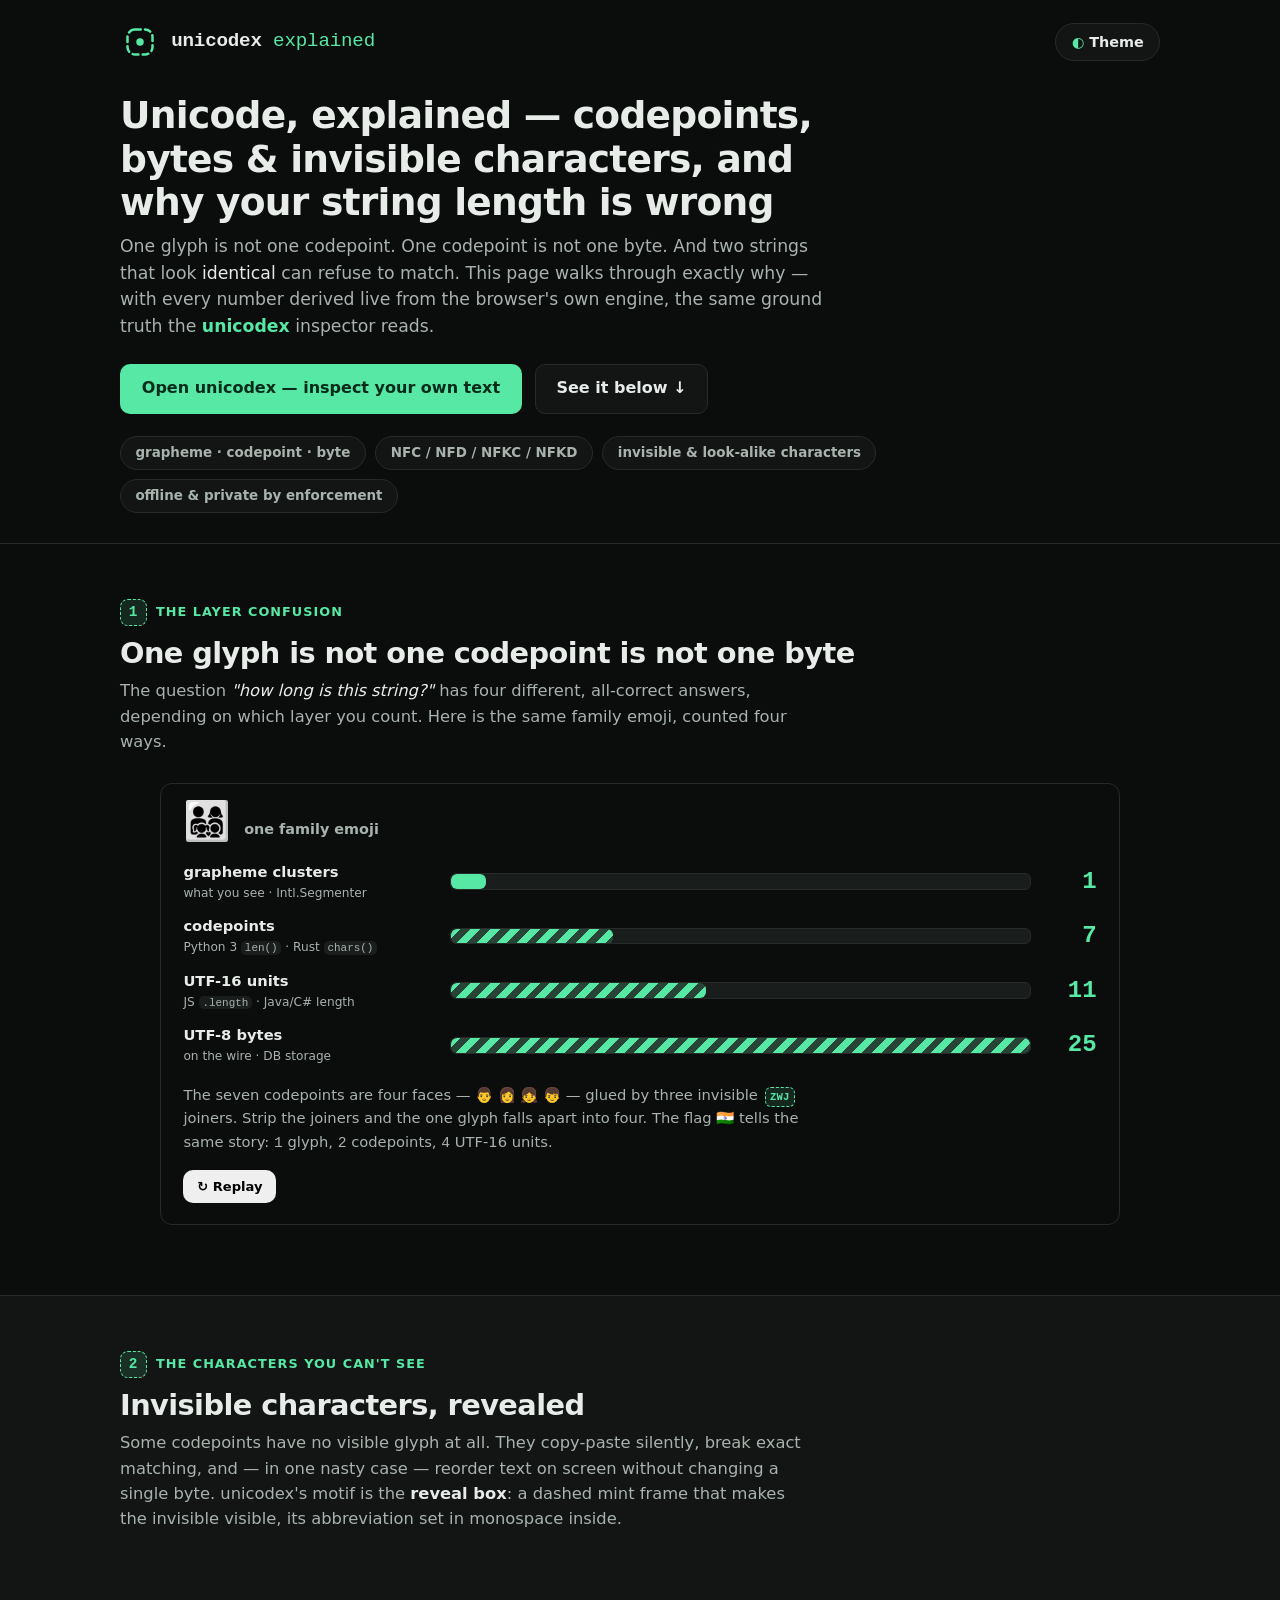
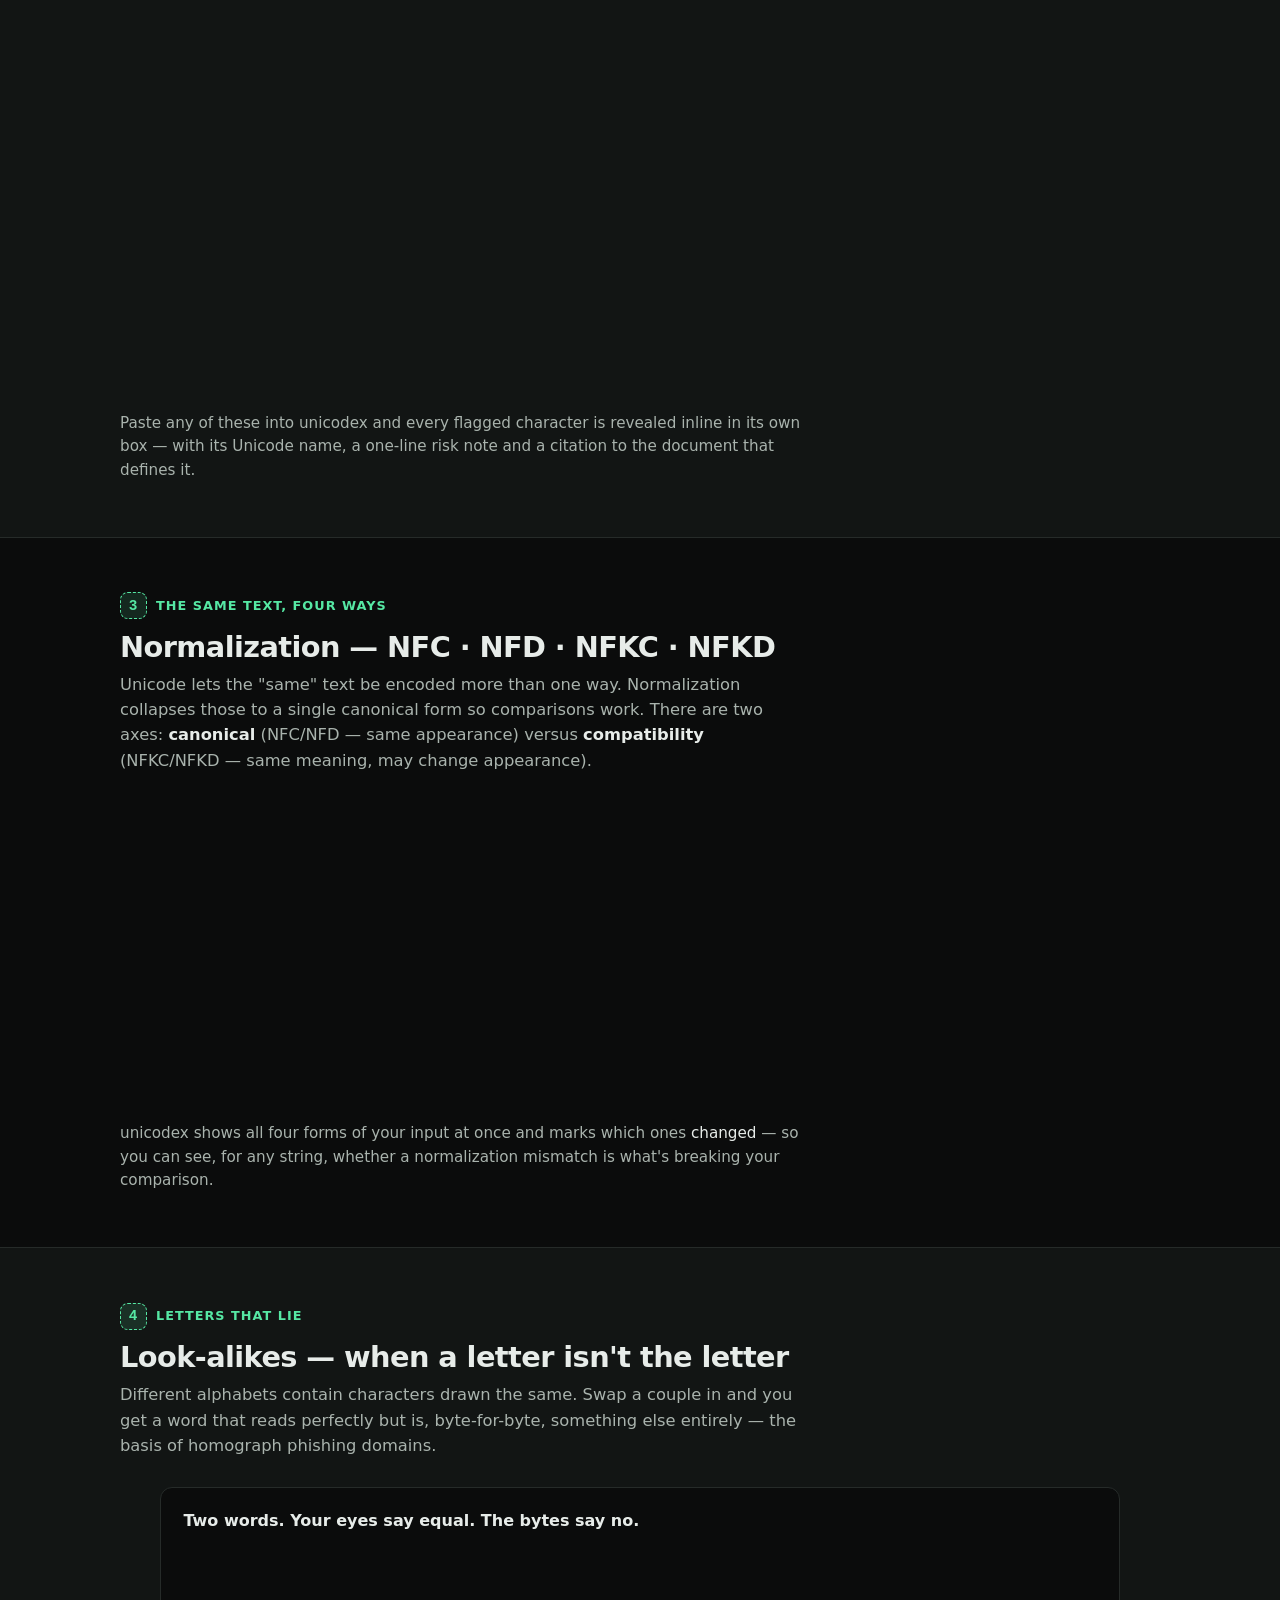
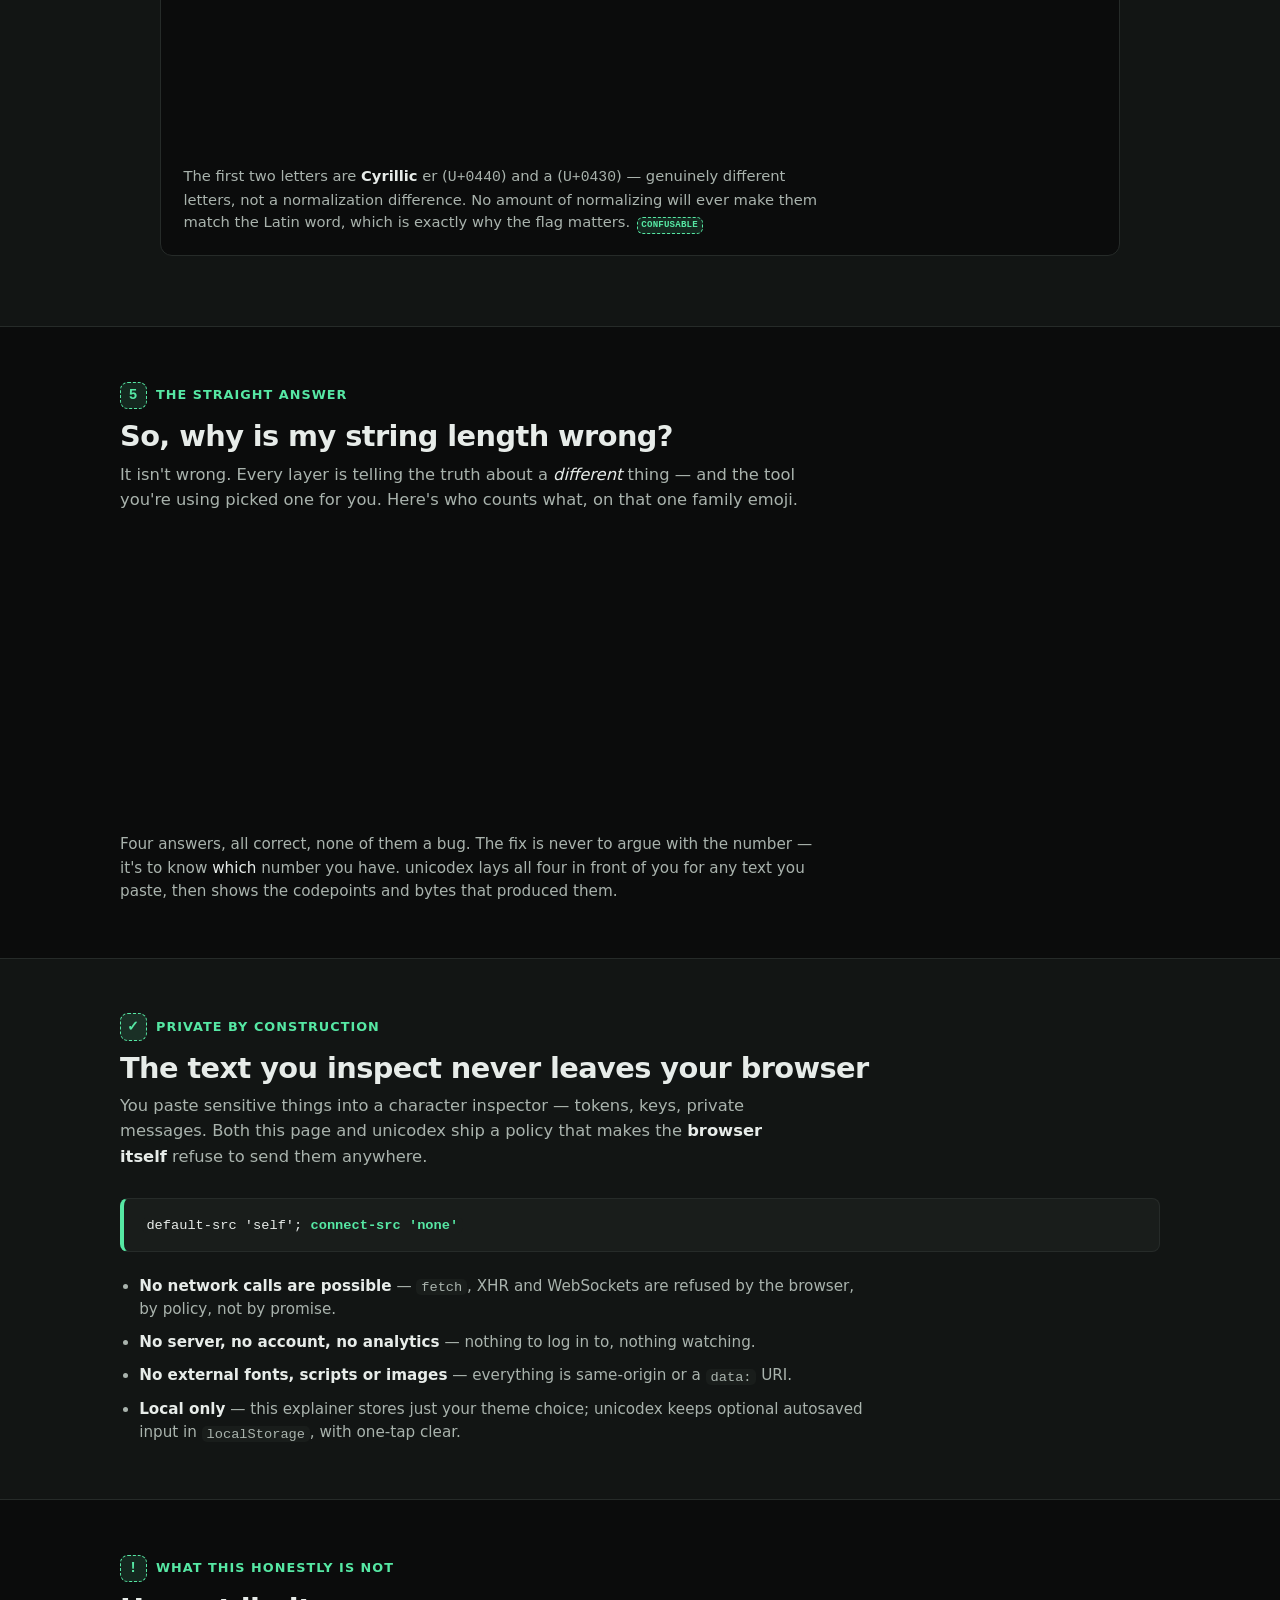
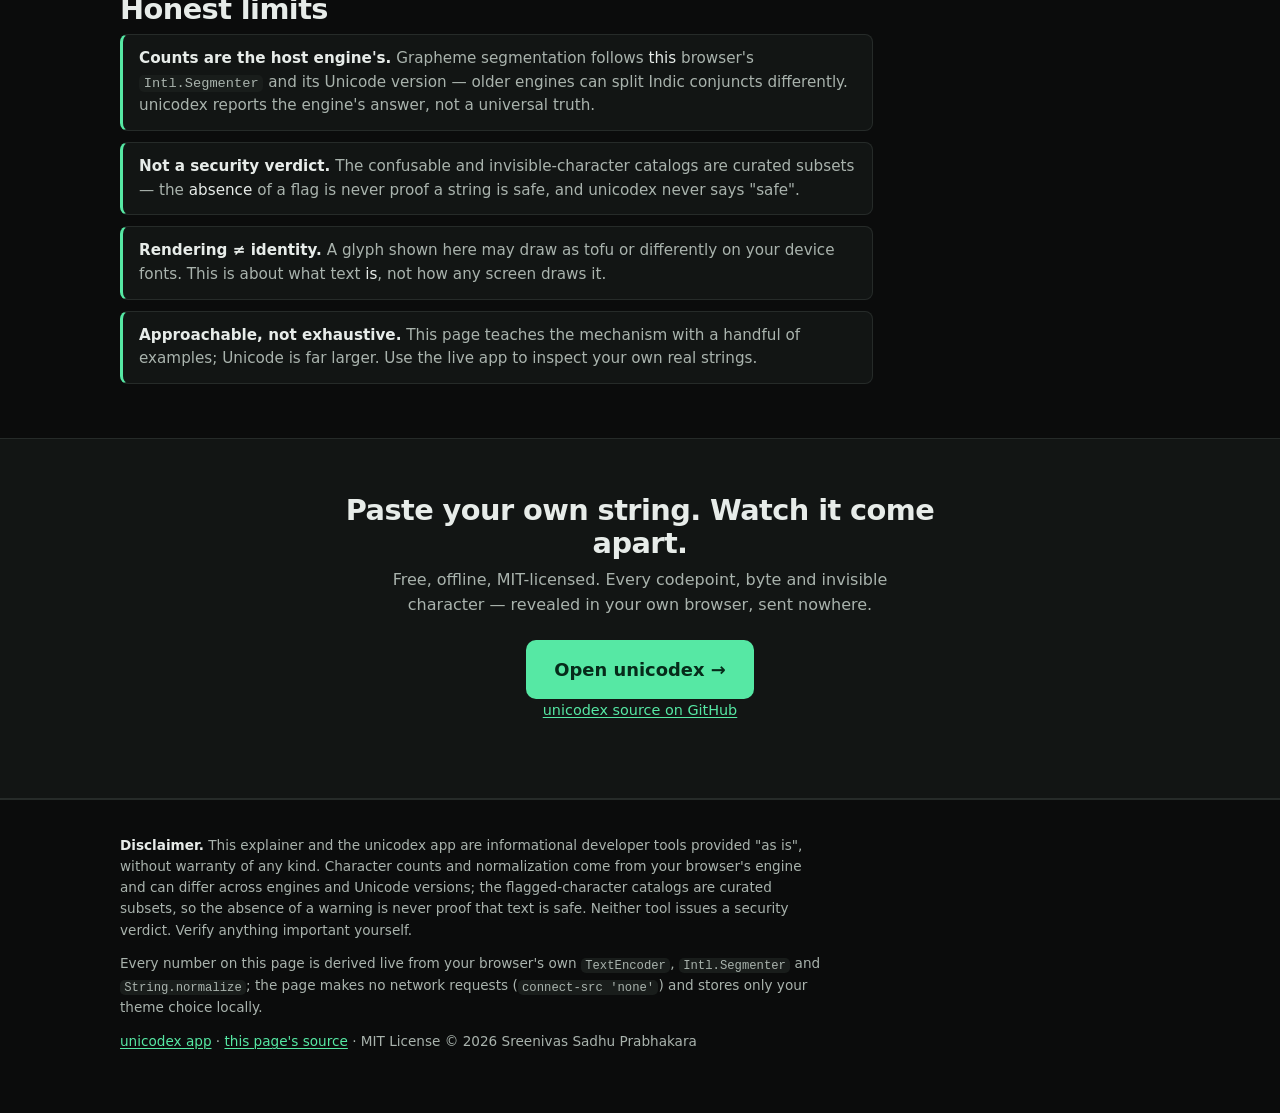
<file: index.html>
<!doctype html>
<html lang="en">
<head>
  <meta charset="utf-8">
  <meta name="viewport" content="width=device-width, initial-scale=1">
  <meta http-equiv="Content-Security-Policy" content="default-src 'self'; connect-src 'none'; img-src 'self' data:; base-uri 'none'; form-action 'none'; frame-ancestors 'none'; object-src 'none'">
  <title>Unicode, explained — codepoints, bytes &amp; invisible characters | unicodex</title>
  <meta name="description" content="An animated walkthrough of why one glyph is not one codepoint or one byte, why your string length is 'wrong', and how invisible and look-alike characters make identical-looking strings refuse to match — the mechanism behind the unicodex character inspector.">
  <meta name="color-scheme" content="dark light">
  <link rel="canonical" href="https://sreenivas-sadhu-prabhakara.github.io/unicodex-explained/">
  <meta name="robots" content="index, follow, max-image-preview:large">
  <meta name="author" content="Sreenivas Sadhu Prabhakara">
  <meta name="keywords" content="unicode explained, why is my string length wrong, codepoints vs bytes, grapheme cluster, UTF-8 UTF-16 bytes, invisible characters, zero width space, trojan source RLO, unicode normalization NFC NFD NFKC NFKD, confusable characters, why don't two strings match">
  <meta name="theme-color" content="#0B0C0C" media="(prefers-color-scheme: dark)">
  <meta name="theme-color" content="#F1F6F2" media="(prefers-color-scheme: light)">

  <!-- Open Graph -->
  <meta property="og:type" content="website">
  <meta property="og:site_name" content="unicodex explained">
  <meta property="og:title" content="Unicode, explained — codepoints, bytes &amp; invisible characters">
  <meta property="og:description" content="One glyph is not one codepoint or one byte. An animated explainer of grapheme clusters, UTF-8/UTF-16, normalization and the invisible characters that break string matching — the mechanism behind unicodex.">
  <meta property="og:url" content="https://sreenivas-sadhu-prabhakara.github.io/unicodex-explained/">
  <meta property="og:locale" content="en_US">
  <meta property="og:image" content="https://sreenivas-sadhu-prabhakara.github.io/unicodex-explained/og-image.png">
  <meta property="og:image:width" content="1200">
  <meta property="og:image:height" content="630">
  <meta property="og:image:alt" content="The word café on near-black with a dashed mint reveal box mid-word, and the wordmark unicodex explained.">

  <!-- Twitter -->
  <meta name="twitter:card" content="summary_large_image">
  <meta name="twitter:title" content="Unicode, explained — codepoints, bytes &amp; invisible characters">
  <meta name="twitter:description" content="One glyph is not one codepoint or one byte. An animated explainer of grapheme clusters, UTF-8/UTF-16, normalization and the invisible characters that break string matching.">
  <meta name="twitter:image" content="https://sreenivas-sadhu-prabhakara.github.io/unicodex-explained/og-image.png">
  <meta name="twitter:image:alt" content="The word café on near-black with a dashed mint reveal box mid-word, and the wordmark unicodex explained.">

  <link rel="stylesheet" href="styles.css">
  <link rel="icon" href="favicon.svg" type="image/svg+xml">
  <link rel="apple-touch-icon" href="apple-touch-icon.png">
  <link rel="manifest" href="manifest.webmanifest">

  <!-- Structured data (data blocks; not executable script — survives the CSP) -->
  <script type="application/ld+json">
  {
    "@context": "https://schema.org",
    "@type": "WebApplication",
    "name": "unicodex explained",
    "description": "An animated, single-page explainer for unicodex, the Unicode character inspector: why one glyph is not one codepoint or one byte, how UTF-8 and UTF-16 differ, what NFC/NFD/NFKC/NFKD normalization does, and how invisible and look-alike characters make identical-looking strings refuse to match. Every count on the page is derived from the browser's own engine.",
    "url": "https://sreenivas-sadhu-prabhakara.github.io/unicodex-explained/",
    "applicationCategory": "DeveloperApplication",
    "operatingSystem": "Any (modern web browser)",
    "browserRequirements": "Requires a modern web browser with JavaScript and Intl.Segmenter.",
    "isAccessibleForFree": true,
    "offers": { "@type": "Offer", "price": "0", "priceCurrency": "USD" },
    "license": "https://opensource.org/licenses/MIT",
    "author": { "@type": "Person", "name": "Sreenivas Sadhu Prabhakara" },
    "softwareVersion": "0.1.0",
    "featureList": [
      "Animated proof that one grapheme is not one codepoint or one byte",
      "The family emoji broken down: 1 grapheme, 7 codepoints, 11 UTF-16 units, 25 UTF-8 bytes",
      "Invisible characters revealed as dashed mint reveal boxes (ZWSP, RLO, NBSP)",
      "The NFC/NFD/NFKC/NFKD normalization diff, explained on real examples",
      "Why look-alike Cyrillic letters break string equality",
      "A straight answer to 'why is my string length wrong?'",
      "Runs 100% offline; CSP blocks all network access"
    ]
  }
  </script>
  <script type="application/ld+json">
  {
    "@context": "https://schema.org",
    "@type": "FAQPage",
    "mainEntity": [
      {
        "@type": "Question",
        "name": "Why is my string length wrong?",
        "acceptedAnswer": {
          "@type": "Answer",
          "text": "Because 'length' rarely counts what you see. JavaScript's .length counts UTF-16 code units; Python 3 len() counts codepoints; a byte length counts UTF-8 bytes; and the human 'number of characters' is grapheme clusters. One family emoji is 1 grapheme cluster, 7 codepoints, 11 UTF-16 units and 25 UTF-8 bytes — four different, all correct answers. unicodex shows all four side by side so the mismatch stops being a mystery."
        }
      },
      {
        "@type": "Question",
        "name": "Why don't two identical-looking strings match?",
        "acceptedAnswer": {
          "@type": "Answer",
          "text": "Usually one of three causes. Different normalization: a precomposed é (one codepoint) versus e plus a combining accent (two) look the same but are not === — normalizing both to NFC makes them equal. Invisible characters: a zero-width space, byte-order mark or no-break space hides inside one of them. Or look-alike letters: a Cyrillic а standing in for a Latin a is a genuinely different character and will never be equal, before or after normalization."
        }
      },
      {
        "@type": "Question",
        "name": "What is the difference between a grapheme, a codepoint and a byte?",
        "acceptedAnswer": {
          "@type": "Answer",
          "text": "A grapheme cluster is one 'character' as a human sees and selects it. A codepoint is one Unicode scalar value (U+0041, U+1F600). A byte is one unit of an encoding — UTF-8 uses 1 to 4 bytes per codepoint, UTF-16 uses 1 or 2 code units. A single visible glyph can be several codepoints (é as e + accent, or an emoji built from many codepoints joined by ZERO WIDTH JOINERs), and each codepoint can be several bytes."
        }
      },
      {
        "@type": "Question",
        "name": "Does the unicodex page send or store the text I inspect?",
        "acceptedAnswer": {
          "@type": "Answer",
          "text": "No. Both this explainer and the unicodex app ship a Content-Security-Policy with connect-src 'none', which makes the browser itself block every network request the page could attempt. There is no server, no account and no analytics. This explainer stores only your theme choice in localStorage; the app keeps optional autosaved input in localStorage on your device, with one-tap clear."
        }
      }
    ]
  }
  </script>
</head>
<body>
  <a class="skip-link" href="#main">Skip to content</a>

  <header class="hero">
    <div class="wrap">
      <div class="topbar">
        <div class="brand">
          <svg class="brand-mark" viewBox="0 0 32 32" aria-hidden="true">
            <rect x="1.5" y="1.5" width="29" height="29" rx="7" fill="#0B0C0C"/>
            <rect x="6" y="6" width="20" height="20" rx="6" fill="none" stroke="#56E8A4" stroke-width="2" stroke-dasharray="4.6 3.4" stroke-linecap="round"/>
            <circle cx="16" cy="16" r="3" fill="#56E8A4"/>
          </svg>
          <span class="brand-name">unicodex <em>explained</em></span>
        </div>
        <button type="button" id="theme-toggle" class="theme-toggle" aria-pressed="false">
          <span class="theme-toggle-icon" aria-hidden="true">◐</span> Theme
        </button>
      </div>

      <h1>Unicode, explained — codepoints, bytes &amp; invisible characters, and why your string length is wrong</h1>
      <p class="lede">
        One glyph is not one codepoint. One codepoint is not one byte. And two strings that look
        <em>identical</em> can refuse to match. This page walks through exactly why — with every
        number derived live from the browser's own engine, the same ground truth the
        <strong>unicodex</strong> inspector reads.
      </p>
      <div class="hero-actions">
        <a class="btn btn-primary" href="https://sreenivas-sadhu-prabhakara.github.io/unicodex/">Open unicodex — inspect your own text</a>
        <a class="btn btn-ghost" href="#scene-counts">See it below ↓</a>
      </div>
      <ul class="hero-chips">
        <li>grapheme · codepoint · byte</li>
        <li>NFC / NFD / NFKC / NFKD</li>
        <li>invisible &amp; look-alike characters</li>
        <li>offline &amp; private by enforcement</li>
      </ul>
    </div>
  </header>

  <main id="main">

    <!-- ============ SCENE 1 — one glyph ≠ one codepoint ≠ one byte ============ -->
    <section class="scene" id="scene-counts" aria-labelledby="s1-h">
      <div class="wrap">
        <p class="scene-kicker"><span class="scene-num">1</span> The layer confusion</p>
        <h2 id="s1-h">One glyph is not one codepoint is not one byte</h2>
        <p class="scene-lede">
          The question <em>"how long is this string?"</em> has four different, all-correct answers,
          depending on which layer you count. Here is the same family emoji, counted four ways.
        </p>

        <figure class="stack card anim" data-replay aria-labelledby="s1-cap">
          <figcaption class="fig-title" id="s1-cap">
            <span class="mono glyph-xl" data-fact="family-glyph">👨‍👩‍👧‍👦</span>
            <span class="fig-note">one family emoji</span>
          </figcaption>

          <!-- four layers, each grows on scroll -->
          <div class="layers">
            <div class="layer s1">
              <span class="layer-name">grapheme clusters <small>what you see · Intl.Segmenter</small></span>
              <span class="layer-bar"><span class="lb lb-graph w-graph"></span></span>
              <output class="layer-num mono" data-count="family.graphemes">1</output>
            </div>
            <div class="layer s2">
              <span class="layer-name">codepoints <small>Python 3 <code>len()</code> · Rust <code>chars()</code></small></span>
              <span class="layer-bar"><span class="lb lb-cp w-cp"></span></span>
              <output class="layer-num mono" data-count="family.codepoints">7</output>
            </div>
            <div class="layer s3">
              <span class="layer-name">UTF-16 units <small>JS <code>.length</code> · Java/C# length</small></span>
              <span class="layer-bar"><span class="lb lb-u16 w-u16"></span></span>
              <output class="layer-num mono" data-count="family.utf16">11</output>
            </div>
            <div class="layer s4">
              <span class="layer-name">UTF-8 bytes <small>on the wire · DB storage</small></span>
              <span class="layer-bar"><span class="lb lb-u8 w-u8"></span></span>
              <output class="layer-num mono" data-count="family.utf8">25</output>
            </div>
          </div>

          <p class="fig-foot">
            The seven codepoints are four faces — 👨 👩 👧 👦 — glued by three invisible
            <span class="reveal">ZWJ</span> joiners. Strip the joiners and the one glyph falls apart into four.
            The flag <span class="mono">🇮🇳</span> tells the same story: <span class="mono">1</span> glyph,
            <span class="mono">2</span> codepoints, <span class="mono">4</span> UTF-16 units.
          </p>
          <button type="button" class="btn btn-small replay-btn" data-replay-btn hidden>↻ Replay</button>
        </figure>
      </div>
    </section>

    <!-- ============ SCENE 2 — invisible characters revealed ============ -->
    <section class="scene scene-alt" id="scene-invisible" aria-labelledby="s2-h">
      <div class="wrap">
        <p class="scene-kicker"><span class="scene-num">2</span> The characters you can't see</p>
        <h2 id="s2-h">Invisible characters, revealed</h2>
        <p class="scene-lede">
          Some codepoints have no visible glyph at all. They copy-paste silently, break exact matching,
          and — in one nasty case — reorder text on screen without changing a single byte. unicodex's motif
          is the <strong>reveal box</strong>: a dashed mint frame that makes the invisible visible, its
          abbreviation set in monospace inside.
        </p>

        <div class="reveal-grid anim">
          <figure class="card reveal-card r1">
            <div class="rc-demo mono">
              Hi<span class="reveal reveal--active">ZWSP</span>there
            </div>
            <figcaption>
              <h3>ZERO WIDTH SPACE <span class="cp mono">U+200B</span></h3>
              <p>Zero pixels wide. <span class="mono">"Hi​there"</span> looks like one word but is eight codepoints,
              and never equals <span class="mono">"Hithere"</span>. It hides in copied IDs, URLs and code.</p>
            </figcaption>
          </figure>

          <figure class="card reveal-card r2">
            <div class="rc-demo mono">
              invoice_<span class="reveal">RLO</span>gnp.exe
            </div>
            <figcaption>
              <h3>RIGHT-TO-LEFT OVERRIDE <span class="cp mono">U+202E</span></h3>
              <p>Flips display order. The bytes read <span class="mono">invoice_gnp.exe</span>, but the screen shows
              <span class="mono">invoice_exe.png</span> — the <em>Trojan Source</em> class of trick, in filenames and source code alike.</p>
            </figcaption>
          </figure>

          <figure class="card reveal-card r3">
            <div class="rc-demo mono">
              Save<span class="reveal">NBSP</span>₹500
            </div>
            <figcaption>
              <h3>NO-BREAK SPACE <span class="cp mono">U+00A0</span></h3>
              <p>Looks exactly like a space, isn't one. Word-splitting and exact string matching both fail on it,
              and a leading <span class="reveal reveal--inline">BOM</span> (U+FEFF) can make a parser reject valid JSON.</p>
            </figcaption>
          </figure>
        </div>
        <p class="scene-foot">
          Paste any of these into unicodex and every flagged character is revealed inline in its own box —
          with its Unicode name, a one-line risk note and a citation to the document that defines it.
        </p>
      </div>
    </section>

    <!-- ============ SCENE 3 — normalization diff ============ -->
    <section class="scene" id="scene-normalize" aria-labelledby="s3-h">
      <div class="wrap">
        <p class="scene-kicker"><span class="scene-num">3</span> The same text, four ways</p>
        <h2 id="s3-h">Normalization — NFC · NFD · NFKC · NFKD</h2>
        <p class="scene-lede">
          Unicode lets the "same" text be encoded more than one way. Normalization collapses those to a single
          canonical form so comparisons work. There are two axes: <strong>canonical</strong> (NFC/NFD — same
          appearance) versus <strong>compatibility</strong> (NFKC/NFKD — same meaning, may change appearance).
        </p>

        <div class="norm-cards anim">
          <figure class="card norm-card n1">
            <div class="nc-head">
              <span class="mono nc-word">caf<span class="reveal reveal--tight">é</span></span>
              <span class="nc-tag">canonical · NFC ↔ NFD</span>
            </div>
            <div class="nc-diff">
              <div class="nc-row"><span class="nc-form mono">NFD</span><span class="mono">c a f e ◌́</span><span class="nc-n mono" data-count="cafeNfd.codepoints">5</span> <small>codepoints</small></div>
              <div class="nc-row"><span class="nc-form mono">NFC</span><span class="mono">c a f é</span><span class="nc-n mono" data-count="cafeNfc.codepoints">4</span> <small>codepoints</small></div>
            </div>
            <p class="nc-note">These two look <em>pixel-identical</em>. One is <span class="mono">é</span> (a single codepoint);
            the other is <span class="mono">e</span> + a combining acute accent. They fail <span class="mono">===</span> —
            but normalize both to NFC and they're equal.</p>
          </figure>

          <figure class="card norm-card n2">
            <div class="nc-head">
              <span class="mono nc-word"><span class="reveal reveal--tight">ﬁ</span>le</span>
              <span class="nc-tag">compatibility · NFKC / NFKD</span>
            </div>
            <div class="nc-diff">
              <div class="nc-row"><span class="nc-form mono">input</span><span class="mono">ﬁ l e</span><span class="nc-n mono" data-count="fileLig.codepoints">3</span> <small>codepoints</small></div>
              <div class="nc-row"><span class="nc-form mono">NFKC</span><span class="mono" data-fact="fileLig.nfkc">file</span><span class="nc-n mono">4</span> <small>codepoints</small></div>
            </div>
            <p class="nc-note">The single ligature codepoint <span class="mono">ﬁ</span> (U+FB01) survives NFC untouched —
            but <em>compatibility</em> normalization decomposes it to plain <span class="mono">f</span> + <span class="mono">i</span>.
            Great for search; lossy for round-tripping.</p>
          </figure>
        </div>
        <p class="scene-foot">
          unicodex shows all four forms of your input at once and marks which ones <em>changed</em> — so you can
          see, for any string, whether a normalization mismatch is what's breaking your comparison.
        </p>
      </div>
    </section>

    <!-- ============ SCENE 4 — confusables ============ -->
    <section class="scene scene-alt" id="scene-confusable" aria-labelledby="s4-h">
      <div class="wrap">
        <p class="scene-kicker"><span class="scene-num">4</span> Letters that lie</p>
        <h2 id="s4-h">Look-alikes — when a letter isn't the letter</h2>
        <p class="scene-lede">
          Different alphabets contain characters drawn the same. Swap a couple in and you get a word that reads
          perfectly but is, byte-for-byte, something else entirely — the basis of homograph phishing domains.
        </p>

        <figure class="card confuse anim" aria-labelledby="s4-cap">
          <figcaption class="fig-title" id="s4-cap">Two words. Your eyes say equal. The bytes say no.</figcaption>
          <div class="confuse-rows">
            <div class="confuse-row cr1">
              <span class="cr-label">Latin</span>
              <span class="mono cr-word">paypal</span>
              <span class="cr-cps mono">70 61 79 70 61 6C</span>
            </div>
            <div class="confuse-row cr2">
              <span class="cr-label">Cyrillic spoof</span>
              <span class="mono cr-word"><span class="cr-hot">р</span><span class="cr-hot">а</span>ypal</span>
              <span class="cr-cps mono"><span class="cr-hot">440</span> <span class="cr-hot">430</span> 79 70 61 6C</span>
            </div>
            <div class="confuse-verdict cr3" role="note">
              <span class="cv-mark mono">raw ===</span>
              <span class="cv-no">✗ never equal</span>
              <span class="cv-mark mono">after NFC</span>
              <span class="cv-no">✗ still not equal</span>
            </div>
          </div>
          <p class="fig-foot">
            The first two letters are <strong>Cyrillic</strong> er (<span class="mono">U+0440</span>) and a
            (<span class="mono">U+0430</span>) — genuinely different letters, not a normalization difference.
            No amount of normalizing will ever make them match the Latin word, which is exactly why the flag matters.
            <span class="reveal reveal--inline">CONFUSABLE</span>
          </p>
        </figure>
      </div>
    </section>

    <!-- ============ SCENE 5 — why string length is wrong ============ -->
    <section class="scene" id="scene-length" aria-labelledby="s5-h">
      <div class="wrap">
        <p class="scene-kicker"><span class="scene-num">5</span> The straight answer</p>
        <h2 id="s5-h">So, why is my string length wrong?</h2>
        <p class="scene-lede">
          It isn't wrong. Every layer is telling the truth about a <em>different</em> thing — and the tool you're
          using picked one for you. Here's who counts what, on that one family emoji.
        </p>

        <div class="who-counts anim">
          <div class="wc-row wc1">
            <span class="wc-tool mono">JS <span class="wc-lit">"👨‍👩‍👧‍👦".length</span></span>
            <span class="wc-eq mono">→ <b data-count="family.utf16">11</b></span>
            <span class="wc-what">UTF-16 code units</span>
          </div>
          <div class="wc-row wc2">
            <span class="wc-tool mono">Python <span class="wc-lit">len("👨‍👩‍👧‍👦")</span></span>
            <span class="wc-eq mono">→ <b data-count="family.codepoints">7</b></span>
            <span class="wc-what">codepoints</span>
          </div>
          <div class="wc-row wc3">
            <span class="wc-tool mono">Go <span class="wc-lit">len("👨‍👩‍👧‍👦")</span></span>
            <span class="wc-eq mono">→ <b data-count="family.utf8">25</b></span>
            <span class="wc-what">UTF-8 bytes</span>
          </div>
          <div class="wc-row wc4">
            <span class="wc-tool mono">a human <span class="wc-lit">"how many characters?"</span></span>
            <span class="wc-eq mono">→ <b data-count="family.graphemes">1</b></span>
            <span class="wc-what">grapheme cluster</span>
          </div>
        </div>
        <p class="scene-foot">
          Four answers, all correct, none of them a bug. The fix is never to argue with the number — it's to
          know <em>which</em> number you have. unicodex lays all four in front of you for any text you paste,
          then shows the codepoints and bytes that produced them.
        </p>
      </div>
    </section>

    <!-- ============ PRIVACY ============ -->
    <section class="scene scene-alt" id="privacy" aria-labelledby="priv-h">
      <div class="wrap">
        <p class="scene-kicker"><span class="scene-num">✓</span> Private by construction</p>
        <h2 id="priv-h">The text you inspect never leaves your browser</h2>
        <p class="scene-lede">
          You paste sensitive things into a character inspector — tokens, keys, private messages. Both this page
          and unicodex ship a policy that makes the <strong>browser itself</strong> refuse to send them anywhere.
        </p>
        <div class="privacy-wrap">
          <pre class="csp-block"><code>default-src 'self'; <strong>connect-src 'none'</strong></code></pre>
          <ul class="check-list">
            <li><strong>No network calls are possible</strong> — <code>fetch</code>, XHR and WebSockets are refused by the browser, by policy, not by promise.</li>
            <li><strong>No server, no account, no analytics</strong> — nothing to log in to, nothing watching.</li>
            <li><strong>No external fonts, scripts or images</strong> — everything is same-origin or a <code>data:</code> URI.</li>
            <li><strong>Local only</strong> — this explainer stores just your theme choice; unicodex keeps optional autosaved input in <code>localStorage</code>, with one-tap clear.</li>
          </ul>
        </div>
      </div>
    </section>

    <!-- ============ HONEST LIMITS ============ -->
    <section class="scene" id="limits" aria-labelledby="lim-h">
      <div class="wrap">
        <p class="scene-kicker"><span class="scene-num">!</span> What this honestly is not</p>
        <h2 id="lim-h">Honest limits</h2>
        <ul class="limits-list">
          <li><strong>Counts are the host engine's.</strong> Grapheme segmentation follows <em>this</em> browser's <code>Intl.Segmenter</code> and its Unicode version — older engines can split Indic conjuncts differently. unicodex reports the engine's answer, not a universal truth.</li>
          <li><strong>Not a security verdict.</strong> The confusable and invisible-character catalogs are curated subsets — the <em>absence</em> of a flag is never proof a string is safe, and unicodex never says "safe".</li>
          <li><strong>Rendering ≠ identity.</strong> A glyph shown here may draw as tofu or differently on your device fonts. This is about what text <em>is</em>, not how any screen draws it.</li>
          <li><strong>Approachable, not exhaustive.</strong> This page teaches the mechanism with a handful of examples; Unicode is far larger. Use the live app to inspect your own real strings.</li>
        </ul>
      </div>
    </section>

    <!-- ============ CTA ============ -->
    <section class="scene cta-section" id="cta" aria-labelledby="cta-h">
      <div class="wrap cta-inner">
        <h2 id="cta-h">Paste your own string. Watch it come apart.</h2>
        <p>Free, offline, MIT-licensed. Every codepoint, byte and invisible character — revealed in your own browser, sent nowhere.</p>
        <a class="btn btn-primary btn-big" href="https://sreenivas-sadhu-prabhakara.github.io/unicodex/">Open unicodex →</a>
        <p class="cta-sub"><a href="https://github.com/Sreenivas-Sadhu-Prabhakara/unicodex">unicodex source on GitHub</a></p>
      </div>
    </section>
  </main>

  <footer class="site-footer">
    <div class="wrap">
      <p><strong>Disclaimer.</strong> This explainer and the unicodex app are informational developer tools provided
      "as is", without warranty of any kind. Character counts and normalization come from your browser's engine and can
      differ across engines and Unicode versions; the flagged-character catalogs are curated subsets, so the absence of a
      warning is never proof that text is safe. Neither tool issues a security verdict. Verify anything important yourself.</p>
      <p>Every number on this page is derived live from your browser's own <code>TextEncoder</code>,
      <code>Intl.Segmenter</code> and <code>String.normalize</code>; the page makes no network requests
      (<code>connect-src 'none'</code>) and stores only your theme choice locally.</p>
      <p><a href="https://sreenivas-sadhu-prabhakara.github.io/unicodex/">unicodex app</a> ·
        <a href="https://github.com/Sreenivas-Sadhu-Prabhakara/unicodex-explained">this page's source</a> ·
        MIT License © 2026 Sreenivas Sadhu Prabhakara</p>
    </div>
  </footer>

  <script src="data/facts.js"></script>
  <script src="app.js"></script>
</body>
</html>
</file>
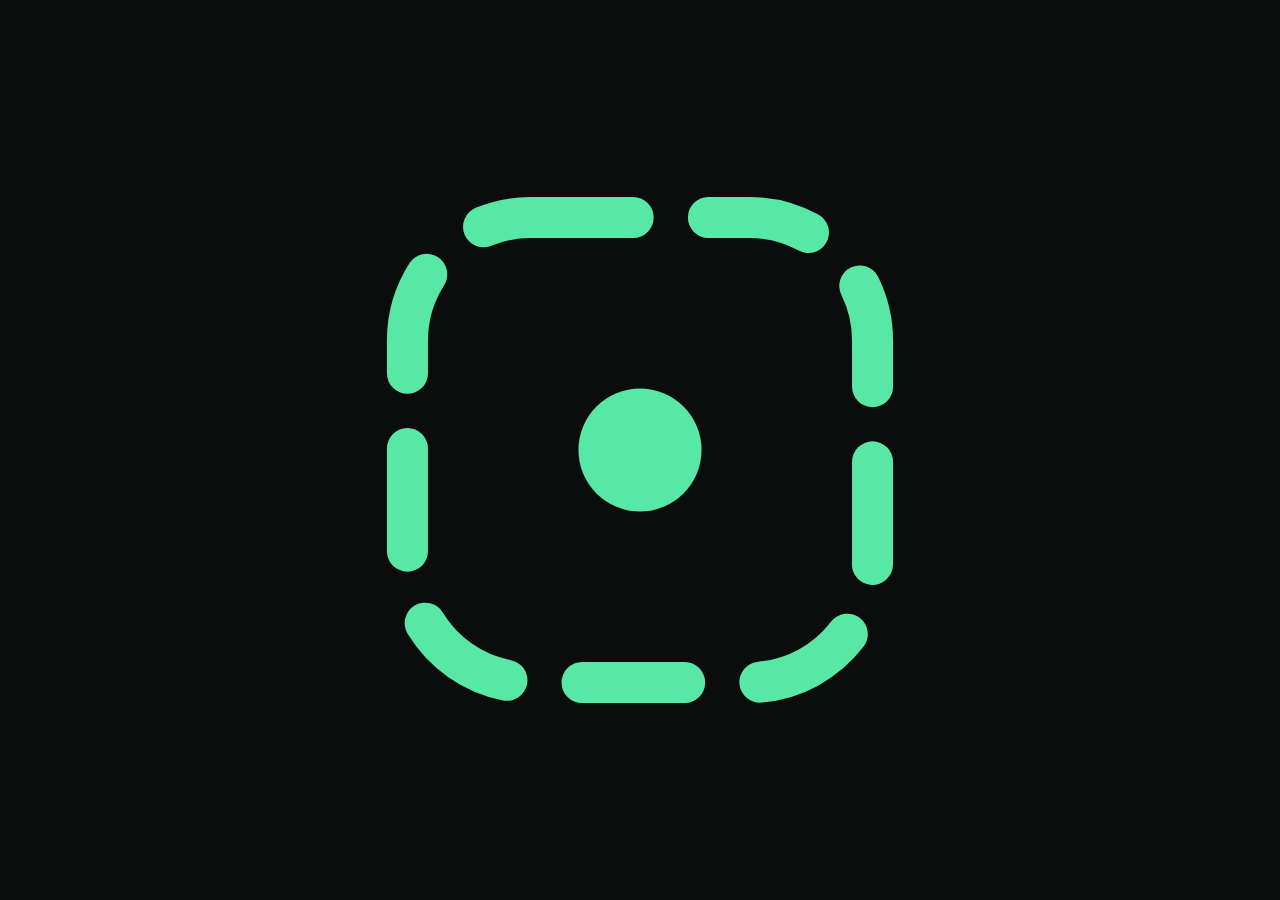
<file: assets/icon.html>
<!doctype html>
<html lang="en">
<head>
<meta charset="utf-8">
<style>
  * { box-sizing: border-box; margin: 0; padding: 0; }
  html, body { width: 100%; height: 100%; overflow: hidden; background: #0B0C0C; }
  body { display: grid; place-items: center; }
  /* 12% safe padding per side — the mark fills the middle 76vmin (maskable-safe) */
  .mark { width: 76vmin; height: 76vmin; display: block; }
</style>
</head>
<body>
  <!-- unicodex icon: a single dashed mint rounded box (the reveal box) with a
       centred mint dot, on true-neutral near-black. Same motif as the app. -->
  <svg class="mark" viewBox="0 0 100 100" aria-hidden="true">
    <rect x="16" y="16" width="68" height="68" rx="18"
      fill="none" stroke="#56E8A4" stroke-width="6"
      stroke-dasharray="15 11" stroke-linecap="round"/>
    <circle cx="50" cy="50" r="9" fill="#56E8A4"/>
  </svg>
</body>
</html>
</file>
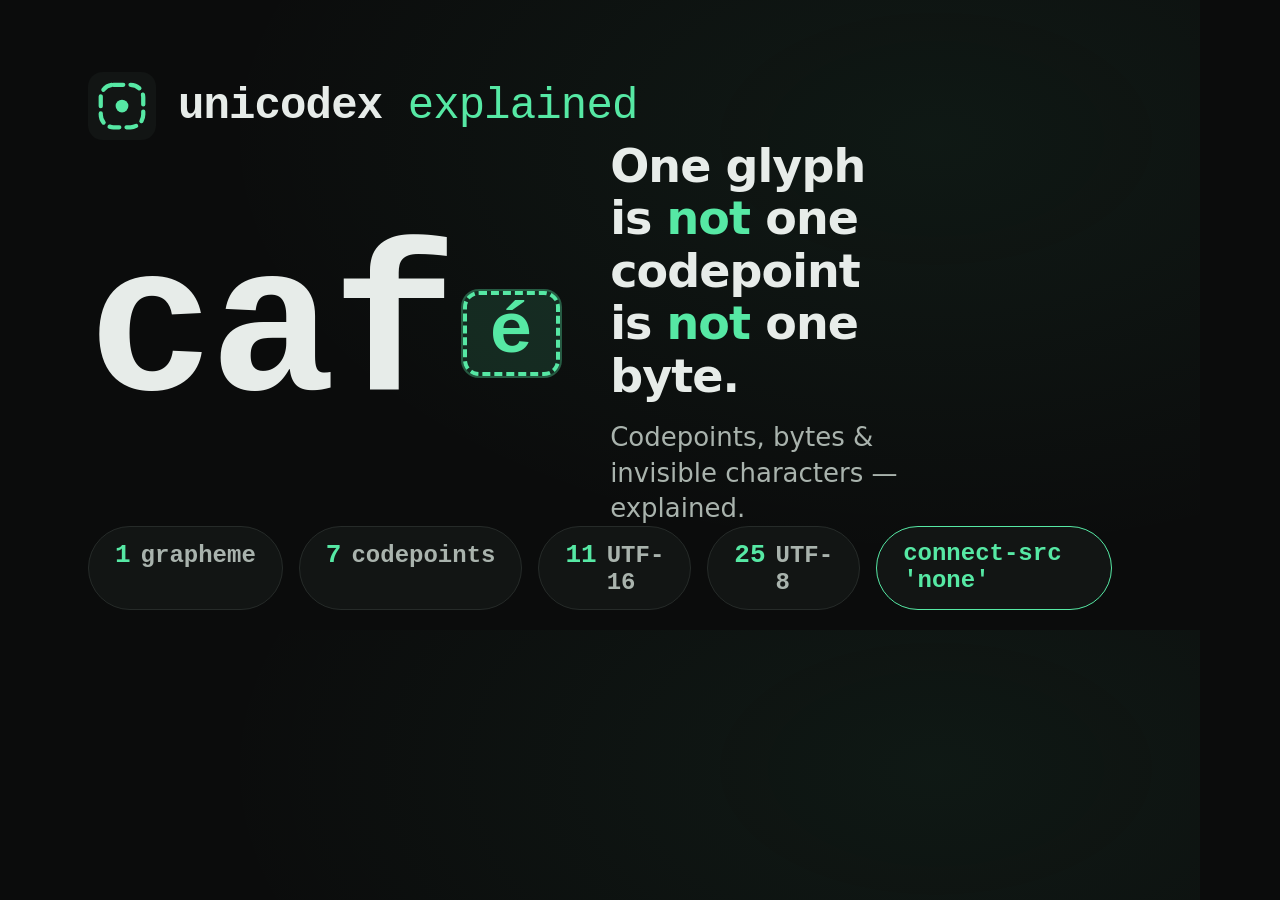
<file: assets/og.html>
<!doctype html>
<html lang="en">
<head>
<meta charset="utf-8">
<style>
  :root {
    --ground: #0B0C0C;
    --panel:  #121514;
    --line:   #262B29;
    --text:   #E7ECE9;
    --muted:  #A9B3AD;
    --mint:   #56E8A4;
    --mint-dim: rgba(86, 232, 164, 0.13);
    --mono: ui-monospace, "SF Mono", "Cascadia Mono", Menlo, Consolas, "Liberation Mono", monospace;
    --sans: system-ui, -apple-system, "Segoe UI", Roboto, Helvetica, Arial, sans-serif;
  }
  * { box-sizing: border-box; margin: 0; padding: 0; }
  html, body { width: 1200px; height: 630px; overflow: hidden; }
  body {
    position: relative;
    background:
      radial-gradient(1200px 700px at 78% 22%, rgba(86,232,164,0.06), transparent 60%),
      var(--ground);
    font-family: var(--sans);
    color: var(--text);
    -webkit-font-smoothing: antialiased;
  }
  .frame {
    position: absolute; inset: 0;
    padding: 72px 88px;
    display: flex; flex-direction: column; justify-content: space-between;
  }
  /* top: wordmark */
  .brand { display: flex; align-items: center; gap: 22px; }
  .mark { width: 68px; height: 68px; }
  .wordmark { font-family: var(--mono); font-size: 44px; font-weight: 700; letter-spacing: -0.02em; }
  .wordmark em { font-style: normal; font-weight: 500; color: var(--mint); }

  /* middle: the café hero with a reveal box mid-word */
  .hero { display: flex; align-items: center; gap: 46px; }
  .word {
    font-family: var(--mono);
    font-size: 210px; font-weight: 700; letter-spacing: -0.02em; line-height: 0.9;
    display: flex; align-items: center;
  }
  .reveal {
    display: inline-flex; align-items: center; justify-content: center;
    font-family: var(--mono); font-size: 72px; font-weight: 700;
    color: var(--mint);
    border: 4px dashed var(--mint);
    border-radius: 16px;
    padding: 6px 22px;
    margin: 0 4px 0 10px;
    background: var(--mint-dim);
    box-shadow: 0 0 0 2px rgba(86,232,164,0.35);   /* the single soft mint halo */
    letter-spacing: 0.02em;
  }
  .caption {
    max-width: 30ch;
  }
  .caption h1 {
    font-size: 46px; font-weight: 700; letter-spacing: -0.02em; line-height: 1.14;
  }
  .caption h1 b { color: var(--mint); font-weight: 700; }
  .caption p {
    margin-top: 18px; font-size: 26px; color: var(--muted); line-height: 1.36; font-weight: 500;
    max-width: 22ch;
  }

  /* bottom: the four-count chips */
  .chips { display: flex; gap: 16px; }
  .chip {
    font-family: var(--mono);
    border: 1.5px solid var(--line); background: var(--panel);
    border-radius: 999px; padding: 13px 26px;
    font-size: 24px; font-weight: 600; color: var(--muted);
    display: flex; align-items: baseline; gap: 10px;
  }
  .chip b { color: var(--mint); font-size: 26px; font-weight: 700; }
  .chip.hot { border-color: var(--mint); color: var(--mint); }
</style>
</head>
<body>
  <div class="frame">
    <div class="brand">
      <svg class="mark" viewBox="0 0 32 32" aria-hidden="true">
        <rect width="32" height="32" rx="7" fill="#121514"/>
        <rect x="6" y="6" width="20" height="20" rx="6" fill="none" stroke="#56E8A4" stroke-width="2" stroke-dasharray="4.6 3.4" stroke-linecap="round"/>
        <circle cx="16" cy="16" r="3" fill="#56E8A4"/>
      </svg>
      <span class="wordmark">unicodex <em>explained</em></span>
    </div>

    <div class="hero">
      <div class="word" aria-hidden="true">caf<span class="reveal">é</span></div>
      <div class="caption">
        <h1>One glyph is <b>not</b> one codepoint is <b>not</b> one byte.</h1>
        <p>Codepoints, bytes &amp; invisible characters — explained.</p>
      </div>
    </div>

    <div class="chips" aria-hidden="true">
      <span class="chip"><b>1</b> grapheme</span>
      <span class="chip"><b>7</b> codepoints</span>
      <span class="chip"><b>11</b> UTF-16</span>
      <span class="chip"><b>25</b> UTF-8</span>
      <span class="chip hot">connect-src 'none'</span>
    </div>
  </div>
</body>
</html>
</file>
<file: styles.css>
/* ============================================================
   unicodex explained — phosphor mint on true-neutral near-black.
   Same identity as the unicodex app it explains.
   Motif: the dashed "reveal box" that makes invisibles visible.
   Taste guardrails (from the brief): NO scanlines, CRT flicker,
   glow-blur or matrix effects — the terminal read comes from color +
   tabular monospace alone; at most a 1px soft mint halo on ONE active
   reveal box. Type: system-sans for UI, ui-monospace for inspected text.
   All animation is CSS; prefers-reduced-motion collapses to the final
   legible state. Light + dark both WCAG-AA (contrast verified, not eyed).
   ============================================================ */

:root {
  /* dark (default) — true-neutral near-black; phosphor-mint is the only green */
  --ground:  #0B0C0C;
  --panel:   #121514;
  --panel2:  #191D1B;
  --line:    #262B29;
  --hair:    #274437;          /* dim-mint hairline */
  --text:    #E7ECE9;          /* phosphor-white */
  --muted:   #A9B3AD;
  --mint:    #56E8A4;          /* phosphor-mint accent */
  --mint-ink:#062B1A;          /* text on mint fills */
  --mint-dim: rgba(86, 232, 164, 0.13);
  --warn:    #F2B85C;
  --warn-dim: rgba(242, 184, 92, 0.14);
  --bad:     #F2836B;

  --sans: system-ui, -apple-system, "Segoe UI", Roboto, Helvetica, Arial, sans-serif;
  --mono: ui-monospace, "SF Mono", "Cascadia Mono", Menlo, Consolas, "Liberation Mono", monospace;

  --radius: 12px;
  --radius-sm: 8px;
  --wrap: 1080px;
  --ease: cubic-bezier(0.22, 0.61, 0.36, 1);
  --grow: cubic-bezier(0.22, 0.9, 0.3, 1);
}

[data-theme="light"] {
  --ground:  #F1F6F2;          /* mint-tinted paper */
  --panel:   #FFFFFF;
  --panel2:  #E9F0EB;
  --line:    #C9D4CD;
  --hair:    #9BC3AE;
  --text:    #152019;          /* spruce ink */
  --muted:   #45524B;
  --mint:    #0A6B42;          /* mint deepened for AA (5.67:1 min on our surfaces) */
  --mint-ink:#FFFFFF;
  --mint-dim: rgba(10, 107, 66, 0.10);
  --warn:    #8A5A00;
  --warn-dim: rgba(138, 90, 0, 0.10);
  --bad:     #B03A20;
}

* { box-sizing: border-box; }
html { -webkit-text-size-adjust: 100%; scroll-behavior: smooth; }

@media (prefers-reduced-motion: reduce) {
  html { scroll-behavior: auto; }
  *, *::before, *::after { animation: none !important; transition: none !important; }
}

body {
  margin: 0;
  background: var(--ground);
  color: var(--text);
  font-family: var(--sans);
  font-size: 16px;
  line-height: 1.55;
  -webkit-font-smoothing: antialiased;
  text-rendering: optimizeLegibility;
}

h1, h2, h3 { margin: 0 0 0.5rem; font-weight: 700; letter-spacing: -0.02em; line-height: 1.16; }
h1 { font-size: clamp(1.55rem, 3.6vw, 2.35rem); max-width: 28ch; }
h2 { font-size: clamp(1.3rem, 2.6vw, 1.8rem); }
h3 { font-size: 1.02rem; }
p { margin: 0 0 0.7rem; }
em { font-style: italic; }
.mono, code, pre { font-family: var(--mono); font-variant-numeric: tabular-nums; }
code { font-size: 0.9em; background: var(--panel2); padding: 0.05em 0.35em; border-radius: 5px; }
a { color: var(--mint); text-decoration-thickness: 1px; text-underline-offset: 2px; }
a:hover { text-decoration-thickness: 2px; }

.wrap { max-width: var(--wrap); margin: 0 auto; padding: 0 20px; }

/* ---------- skip link + focus ---------- */
.skip-link {
  position: absolute; left: 12px; top: -60px;
  background: var(--mint); color: var(--mint-ink);
  padding: 10px 16px; border-radius: 10px; font-weight: 700;
  z-index: 50; transition: top 0.18s var(--ease); text-decoration: none;
}
.skip-link:focus { top: 12px; }

a:focus-visible, button:focus-visible {
  outline: 3px solid var(--mint);
  outline-offset: 2px;
  border-radius: 6px;
}

/* ---------- the reveal box (motif) ---------- */
.reveal {
  display: inline-flex; align-items: center; justify-content: center;
  font-family: var(--mono); font-size: 0.72em; font-weight: 700;
  color: var(--mint);
  border: 1.5px dashed var(--mint);
  border-radius: 6px;
  padding: 0.08em 0.42em;
  margin: 0 0.18em;
  background: var(--mint-dim);
  vertical-align: baseline;
  white-space: nowrap;
  letter-spacing: 0.02em;
}
.reveal--active { box-shadow: 0 0 0 1px var(--mint); }  /* the single allowed 1px halo */
.reveal--inline { font-size: 0.62em; }
.reveal--tight { font-size: 1em; padding: 0.02em 0.16em; margin: 0; border-width: 1.2px; }

/* ---------- hero ---------- */
.hero { padding: 22px 0 30px; border-bottom: 1px solid var(--line); }
.topbar { display: flex; align-items: center; justify-content: space-between; gap: 1rem; margin-bottom: 2rem; }
.brand { display: flex; align-items: center; gap: 0.7rem; }
.brand-mark { width: 40px; height: 40px; }
.brand-name { font-family: var(--mono); font-size: 1.2rem; font-weight: 700; letter-spacing: -0.01em; }
.brand-name em { font-style: normal; font-weight: 500; color: var(--mint); }

.theme-toggle {
  font: inherit; font-weight: 600; font-size: 0.9rem;
  color: var(--text); background: var(--panel);
  border: 1.5px solid var(--line); border-radius: 999px;
  padding: 0.45rem 0.95rem; cursor: pointer;
}
.theme-toggle:hover { border-color: var(--mint); }
.theme-toggle-icon { color: var(--mint); }

.lede { font-size: 1.08rem; color: var(--muted); max-width: 64ch; margin: 0 0 1.5rem; }
.lede em { color: var(--text); font-style: normal; }
.lede strong { color: var(--mint); font-weight: 700; }

.hero-actions { display: flex; flex-wrap: wrap; gap: 0.8rem; margin-bottom: 1.4rem; }

.btn {
  display: inline-block; font: inherit; font-weight: 700; font-size: 1rem;
  text-decoration: none; border-radius: 10px; padding: 0.72rem 1.3rem;
  border: 1.5px solid transparent; cursor: pointer;
}
.btn-primary { background: var(--mint); color: var(--mint-ink); }
.btn-primary:hover { filter: brightness(1.06); }
.btn-ghost { border-color: var(--line); color: var(--text); background: var(--panel); }
.btn-ghost:hover { border-color: var(--mint); }
.btn-big { font-size: 1.12rem; padding: 0.9rem 1.7rem; }
.btn-small { font-size: 0.82rem; padding: 0.32rem 0.8rem; font-weight: 600; }

.hero-chips { list-style: none; display: flex; flex-wrap: wrap; gap: 0.6rem; margin: 0; padding: 0; }
.hero-chips li {
  border: 1px solid var(--line); background: var(--panel);
  color: var(--muted); border-radius: 999px;
  padding: 0.34rem 0.9rem; font-size: 0.84rem; font-weight: 600;
}

/* hero entrance */
.js .hero h1, .js .hero .lede, .js .hero .hero-actions, .js .hero .hero-chips {
  animation: fadeUp 0.7s ease-out both;
}
.js .hero .lede { animation-delay: 0.1s; }
.js .hero .hero-actions { animation-delay: 0.2s; }
.js .hero .hero-chips { animation-delay: 0.3s; }
@keyframes fadeUp { from { opacity: 0; transform: translateY(14px); } to { opacity: 1; transform: none; } }

/* ---------- scenes ---------- */
.scene { padding: 3.4rem 0; }
.scene-alt { background: var(--panel); border-block: 1px solid var(--line); }
.scene-kicker {
  font-size: 0.8rem; font-weight: 700; text-transform: uppercase; letter-spacing: 0.08em;
  color: var(--mint); display: flex; align-items: center; gap: 0.55rem; margin: 0 0 0.7rem;
}
.scene-num {
  display: inline-grid; place-items: center; width: 1.7rem; height: 1.7rem;
  border-radius: 8px; border: 1.5px dashed var(--mint); background: var(--mint-dim);
  color: var(--mint); font-family: var(--mono); font-size: 0.9rem; font-weight: 700;
}
.scene-lede { color: var(--muted); max-width: 66ch; margin: 0 0 1.8rem; font-size: 1.02rem; }
.scene-lede em, .scene-lede strong { color: var(--text); }
.scene-lede strong { font-weight: 700; }
.scene-foot { color: var(--muted); max-width: 72ch; margin: 1.6rem 0 0; font-size: 0.95rem; }
.scene-foot em { color: var(--text); font-style: normal; }

.card {
  background: var(--ground); border: 1px solid var(--line);
  border-radius: var(--radius); padding: 1.3rem 1.4rem;
}
.scene-alt .card { background: var(--ground); }

.fig-title { display: flex; align-items: baseline; gap: 0.8rem; font-weight: 700; margin-bottom: 1.1rem; }
.fig-note { color: var(--muted); font-weight: 600; font-size: 0.9rem; }
.fig-foot { color: var(--muted); font-size: 0.92rem; margin: 1.1rem 0 0; max-width: 70ch; }
.fig-foot strong, .fig-foot em { color: var(--text); }
.fig-foot em { font-style: normal; }
.glyph-xl { font-size: 2.4rem; line-height: 1; }

/* ---------- SCENE 1: the four layers ---------- */
.layers { display: grid; gap: 0.8rem; }
.layer {
  display: grid; grid-template-columns: minmax(9rem, 1.3fr) minmax(0, 3fr) 3.2rem;
  align-items: center; gap: 0.9rem;
}
.layer-name { font-weight: 700; font-size: 0.92rem; }
.layer-name small { display: block; color: var(--muted); font-weight: 500; font-size: 0.76rem; }
.layer-name code { background: var(--panel2); }
.layer-bar {
  position: relative; height: 1.05rem; border-radius: 6px;
  background: var(--panel2); overflow: hidden; border: 1px solid var(--line);
}
.lb { position: absolute; inset: 0 auto 0 0; width: var(--w, 0%); border-radius: 6px; transform-origin: left center; }
.lb-graph { background: var(--mint); }
.lb-cp, .lb-u16, .lb-u8 { background: repeating-linear-gradient(135deg, var(--mint) 0 7px, var(--hair) 7px 14px); }
/* proportional-ish widths so the strip reads as "each layer is bigger" (1,7,11,25 → capped scale) */
.w-graph { --w: 6%; } .w-cp { --w: 28%; } .w-u16 { --w: 44%; } .w-u8 { --w: 100%; }
.layer-num { font-size: 1.5rem; font-weight: 700; color: var(--mint); text-align: right; line-height: 1; }

/* ---------- SCENE 2: reveal grid ---------- */
.reveal-grid { display: grid; grid-template-columns: repeat(auto-fit, minmax(16rem, 1fr)); gap: 1.1rem; }
.reveal-card { display: flex; flex-direction: column; gap: 0.9rem; }
.rc-demo {
  font-size: 1.15rem; padding: 0.9rem 1rem; border-radius: var(--radius-sm);
  background: var(--panel2); border: 1px solid var(--line); text-align: center;
  overflow-wrap: anywhere;
}
.reveal-card h3 { color: var(--text); display: flex; flex-wrap: wrap; gap: 0.4rem 0.6rem; align-items: baseline; }
.reveal-card .cp { color: var(--mint); font-size: 0.82rem; font-weight: 600; }
.reveal-card p { color: var(--muted); font-size: 0.9rem; margin: 0; }
.reveal-card p em { color: var(--text); font-style: normal; }
.reveal-card .mono { color: var(--text); }

/* ---------- SCENE 3: normalization ---------- */
.norm-cards { display: grid; grid-template-columns: repeat(auto-fit, minmax(18rem, 1fr)); gap: 1.1rem; }
.norm-card { display: flex; flex-direction: column; gap: 0.9rem; }
.nc-head { display: flex; flex-wrap: wrap; gap: 0.5rem 1rem; align-items: baseline; justify-content: space-between; }
.nc-word { font-size: 1.7rem; }
.nc-tag { font-size: 0.76rem; font-weight: 700; letter-spacing: 0.04em; color: var(--mint); text-transform: uppercase; }
.nc-diff { display: grid; gap: 0.45rem; }
.nc-row { display: flex; align-items: baseline; gap: 0.7rem; font-size: 0.92rem; }
.nc-form { color: var(--muted); font-size: 0.78rem; font-weight: 700; width: 3.2rem; flex: none; }
.nc-row .mono:nth-child(2) { flex: 1; overflow-wrap: anywhere; letter-spacing: 0.06em; }
.nc-n { color: var(--mint); font-weight: 700; }
.nc-row small { color: var(--muted); font-size: 0.76rem; }
.nc-note { color: var(--muted); font-size: 0.9rem; margin: 0; }
.nc-note em { color: var(--text); font-style: normal; }

/* ---------- SCENE 4: confusables ---------- */
.confuse-rows { display: grid; gap: 0.7rem; }
.confuse-row {
  display: grid; grid-template-columns: minmax(6.5rem, auto) minmax(6rem, 1fr) auto;
  align-items: center; gap: 0.9rem;
  padding: 0.7rem 0.9rem; border: 1px solid var(--line); border-radius: var(--radius-sm);
  background: var(--panel2);
}
.cr-label { font-size: 0.78rem; font-weight: 700; text-transform: uppercase; letter-spacing: 0.05em; color: var(--muted); }
.cr-word { font-size: 1.5rem; letter-spacing: 0.05em; }
.cr-cps { font-size: 0.82rem; color: var(--muted); text-align: right; overflow-wrap: anywhere; }
.cr-hot { color: var(--mint); font-weight: 700; }
.cr2 .cr-word .cr-hot { border-bottom: 2px solid var(--mint); }
.confuse-verdict {
  display: flex; flex-wrap: wrap; gap: 0.5rem 1rem; align-items: center;
  padding: 0.7rem 0.9rem; margin-top: 0.2rem;
  border: 1px dashed var(--bad); border-radius: var(--radius-sm); background: var(--ground);
}
.cv-mark { color: var(--muted); font-size: 0.85rem; font-weight: 700; }
.cv-no { color: var(--bad); font-weight: 700; font-size: 0.92rem; }

/* ---------- SCENE 5: who counts what ---------- */
.who-counts { display: grid; gap: 0.7rem; max-width: 60rem; }
.wc-row {
  display: grid; grid-template-columns: minmax(0, 2.2fr) auto minmax(8rem, 1.2fr);
  align-items: center; gap: 0.8rem 1.2rem;
  padding: 0.75rem 1rem; border: 1px solid var(--line); border-radius: var(--radius-sm);
  background: var(--panel); border-left: 3px solid var(--mint);
}
.scene-alt .wc-row { background: var(--ground); }
.wc-tool { font-size: 0.95rem; color: var(--muted); overflow-wrap: anywhere; }
.wc-lit { color: var(--text); }
.wc-eq { font-size: 1rem; color: var(--muted); white-space: nowrap; }
.wc-eq b { color: var(--mint); font-size: 1.3rem; }
.wc-what { font-size: 0.9rem; font-weight: 600; }

/* ---------- privacy ---------- */
.privacy-wrap { display: grid; gap: 1.4rem; }
.csp-block {
  background: var(--ground); border: 1px solid var(--line); border-left: 4px solid var(--mint);
  border-radius: var(--radius-sm); padding: 0.9rem 1.1rem; overflow-x: auto; margin: 0;
  font-size: 0.95rem;
}
.scene-alt .csp-block { background: var(--panel2); }
.csp-block strong { color: var(--mint); }
.check-list { padding-left: 1.2rem; margin: 0; display: grid; gap: 0.6rem; max-width: 74ch; }
.check-list li { color: var(--muted); font-size: 0.95rem; }
.check-list strong { color: var(--text); }

/* ---------- honest limits ---------- */
.limits-list { list-style: none; margin: 0; padding: 0; display: grid; gap: 0.7rem; max-width: 74ch; }
.limits-list li {
  background: var(--panel); border: 1px solid var(--line); border-left: 3px solid var(--mint);
  border-radius: var(--radius-sm); padding: 0.75rem 1rem; font-size: 0.95rem; color: var(--muted);
}
.scene .limits-list li { background: var(--panel); }
.limits-list strong, .limits-list em { color: var(--text); }
.limits-list em { font-style: normal; }

/* ---------- CTA ---------- */
.cta-section { background: var(--panel); border-block: 1px solid var(--line); text-align: center; }
.cta-inner { max-width: 44rem; }
.cta-inner h2 { margin-inline: auto; }
.cta-inner p { color: var(--muted); margin: 0 auto 1.4rem; max-width: 52ch; }
.cta-sub { margin-top: 1.2rem; font-size: 0.9rem; }

/* ---------- footer ---------- */
.site-footer { border-top: 1px solid var(--line); padding: 2.2rem 0 3rem; font-size: 0.85rem; color: var(--muted); }
.site-footer p { max-width: 82ch; margin: 0 0 0.8rem; }
.site-footer strong { color: var(--text); }

/* ============================================================
   Scroll-triggered animation (JS adds .in when a scene enters view;
   without JS, or with reduced motion, everything is static + legible)
   ============================================================ */
.js .anim .layer, .js .anim .reveal-card, .js .anim .norm-card,
.js .anim .confuse-row, .js .anim .confuse-verdict, .js .anim .wc-row { opacity: 0; }

.js .anim.in .layer, .js .anim.in .reveal-card, .js .anim.in .norm-card,
.js .anim.in .confuse-row, .js .anim.in .confuse-verdict, .js .anim.in .wc-row {
  animation: fadeUp 0.55s ease-out both;
}
.js .anim.in .lb { animation: growBar 0.9s var(--grow) both; }

/* staggered reveal, scene-agnostic child ordering */
.js .anim.in .s1, .js .anim.in .s1 .lb, .js .anim.in .r1, .js .anim.in .n1, .js .anim.in .cr1, .js .anim.in .wc1 { animation-delay: 0.05s; }
.js .anim.in .s2, .js .anim.in .s2 .lb, .js .anim.in .r2, .js .anim.in .n2, .js .anim.in .cr2, .js .anim.in .wc2 { animation-delay: 0.18s; }
.js .anim.in .s3, .js .anim.in .s3 .lb, .js .anim.in .r3, .js .anim.in .cr3, .js .anim.in .wc3 { animation-delay: 0.31s; }
.js .anim.in .s4, .js .anim.in .s4 .lb, .js .anim.in .wc4 { animation-delay: 0.44s; }

@keyframes growBar { from { transform: scaleX(0); } to { transform: scaleX(1); } }

.replay-btn { margin-top: 1rem; }

/* ---------- responsive ---------- */
@media (max-width: 720px) {
  .layer { grid-template-columns: 1fr auto; }
  .layer-bar { grid-column: 1 / -1; order: 3; }
  .confuse-row { grid-template-columns: 1fr; gap: 0.4rem; }
  .cr-cps { text-align: left; }
  .wc-row { grid-template-columns: 1fr; gap: 0.3rem; }
  .wc-eq { white-space: normal; }
  .scene { padding: 2.6rem 0; }
}

/* ---------- print ---------- */
@media print {
  body { background: #fff; color: #000; }
  .theme-toggle, .hero-actions, .cta-section, .skip-link, .replay-btn { display: none !important; }
  .scene { padding: 1rem 0; }
  .card, .reveal-card, .norm-card, .limits-list li { border: 1px solid #999; break-inside: avoid; }
  a { color: #000; text-decoration: none; }
  .reveal { color: #000; border-color: #000; background: none; }
}
</file>
